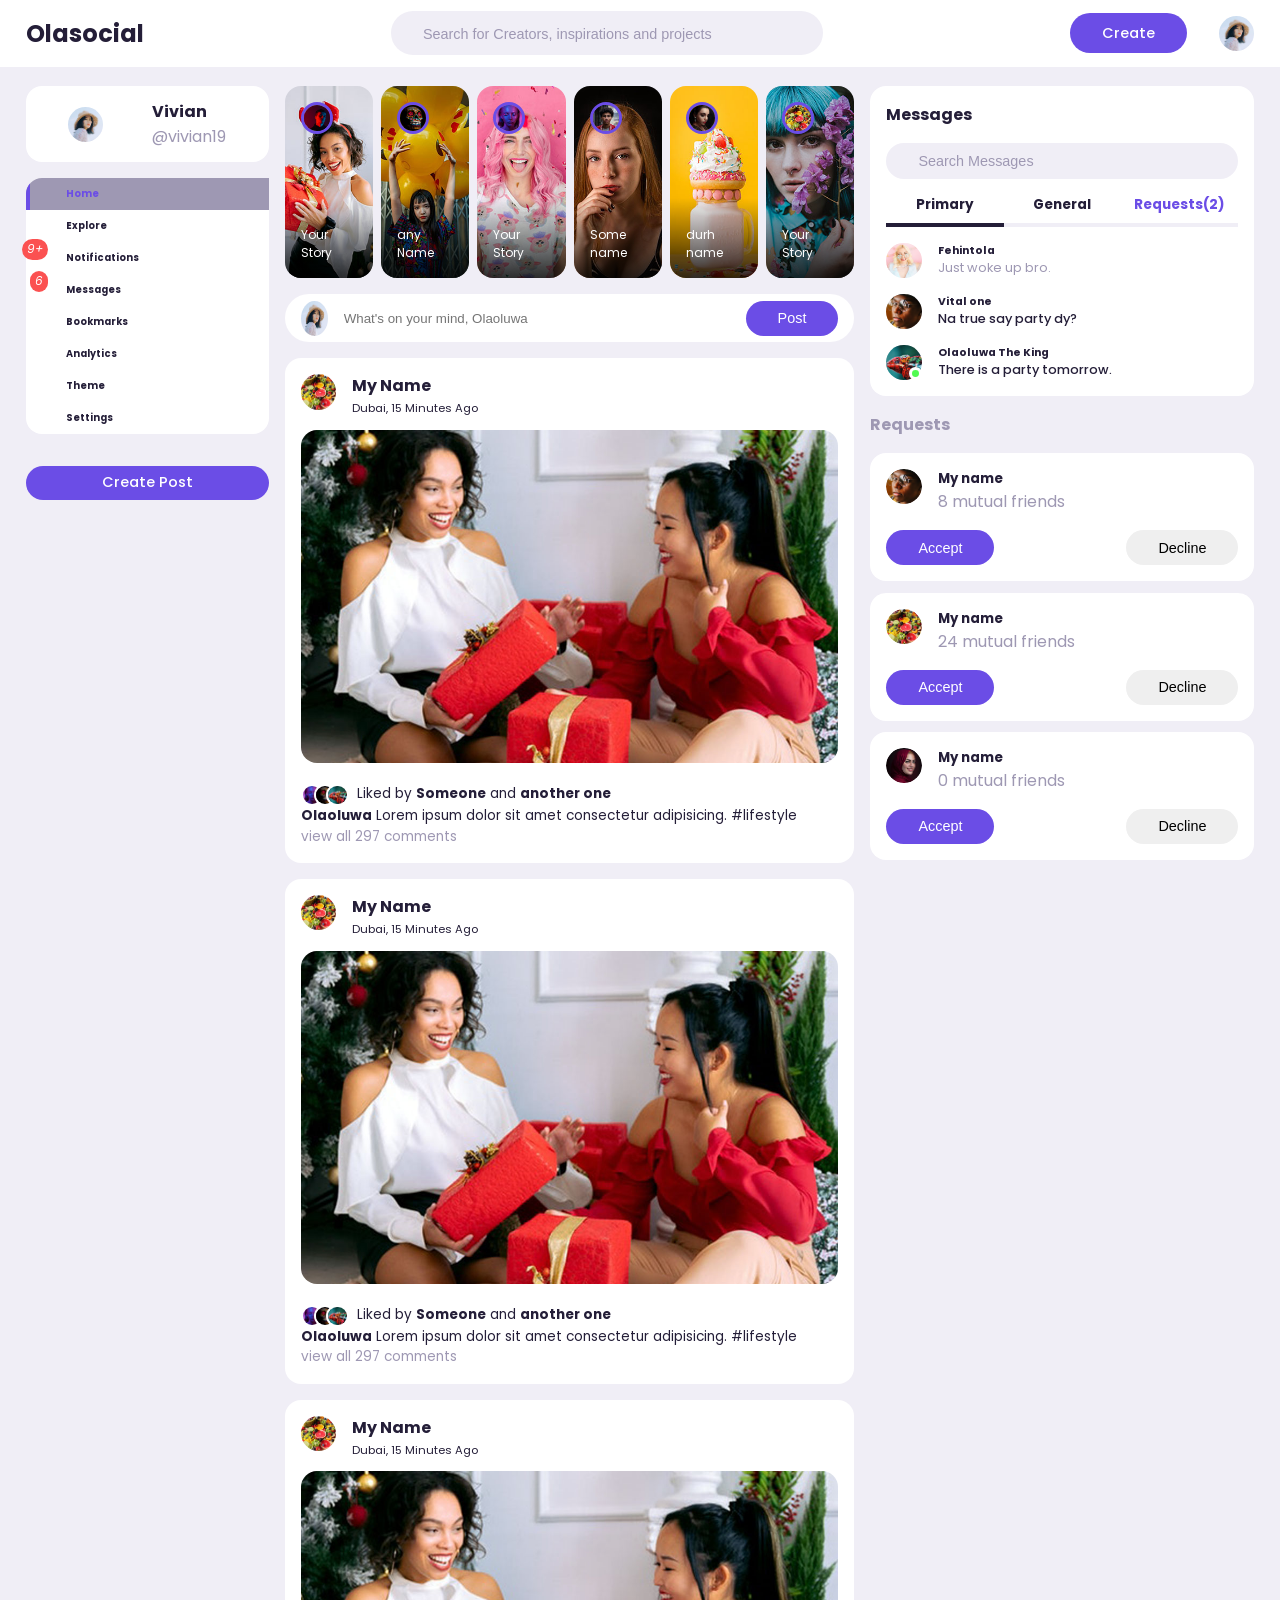
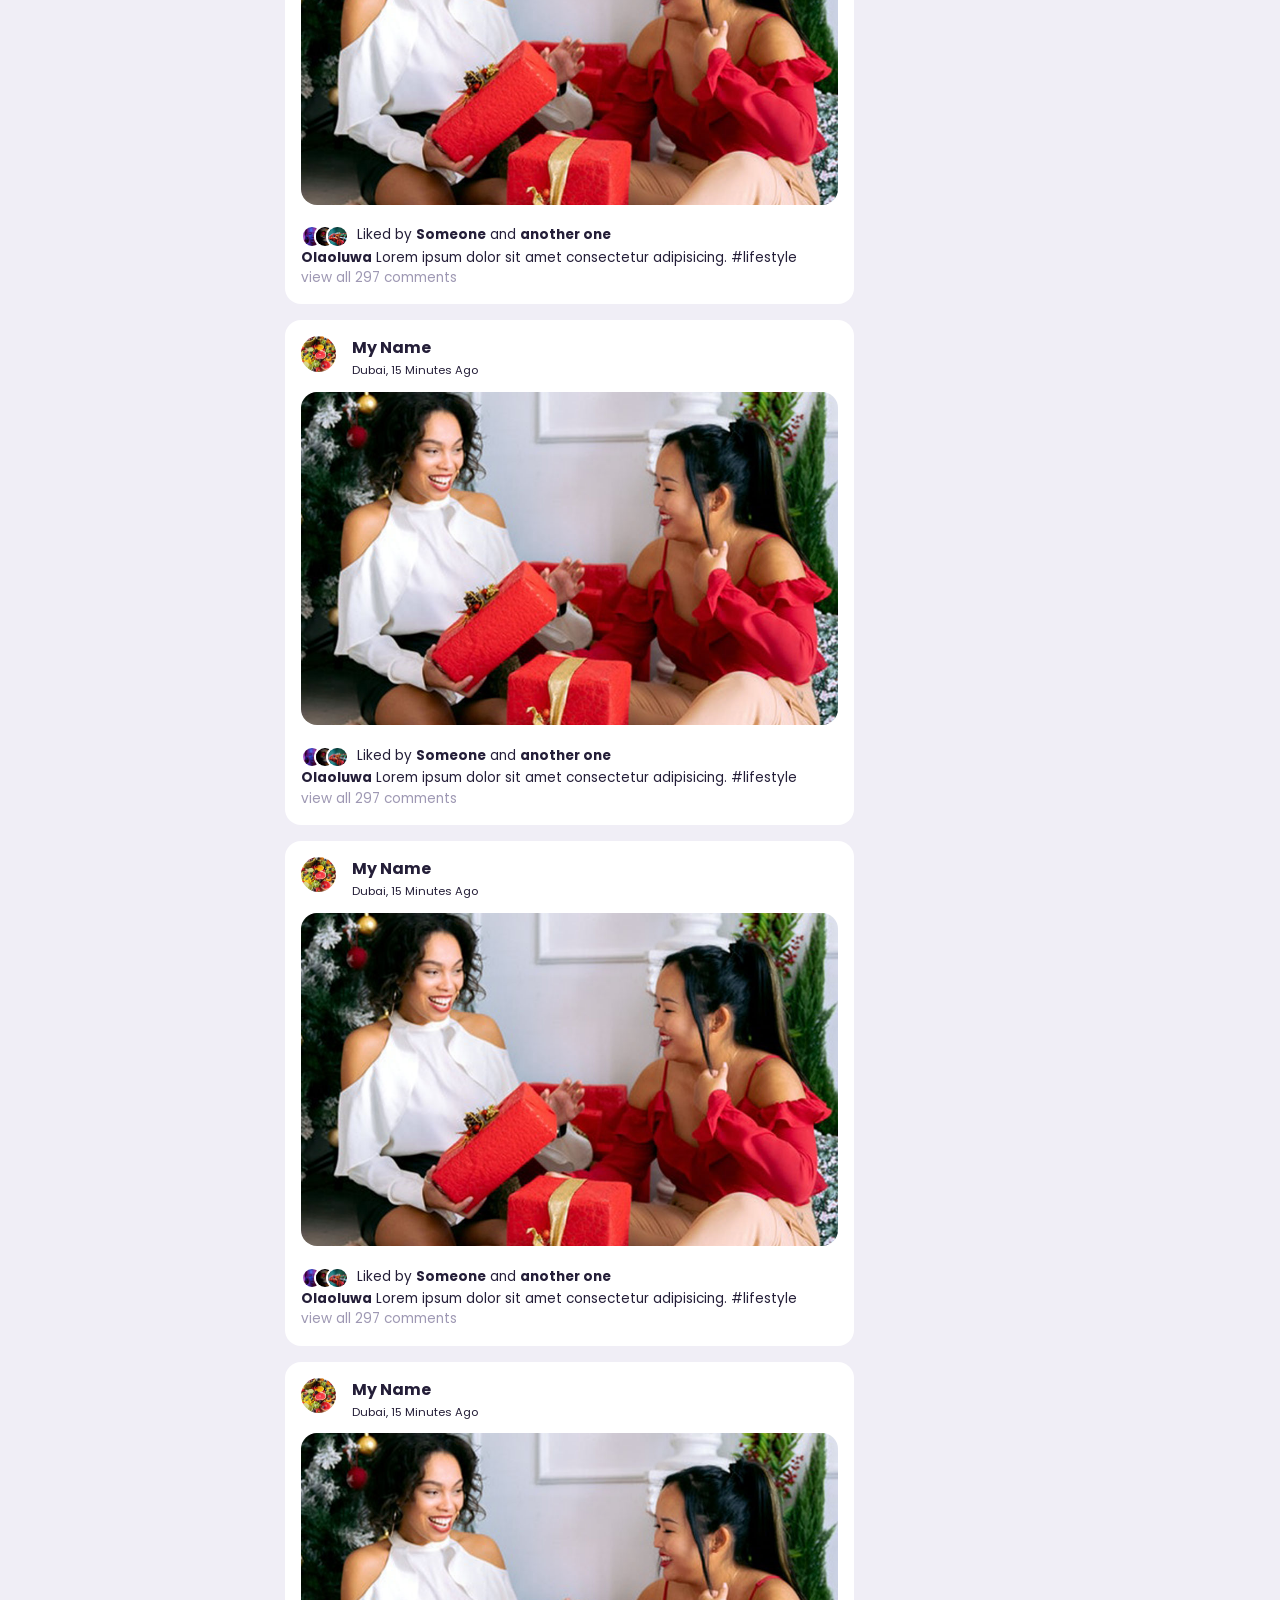
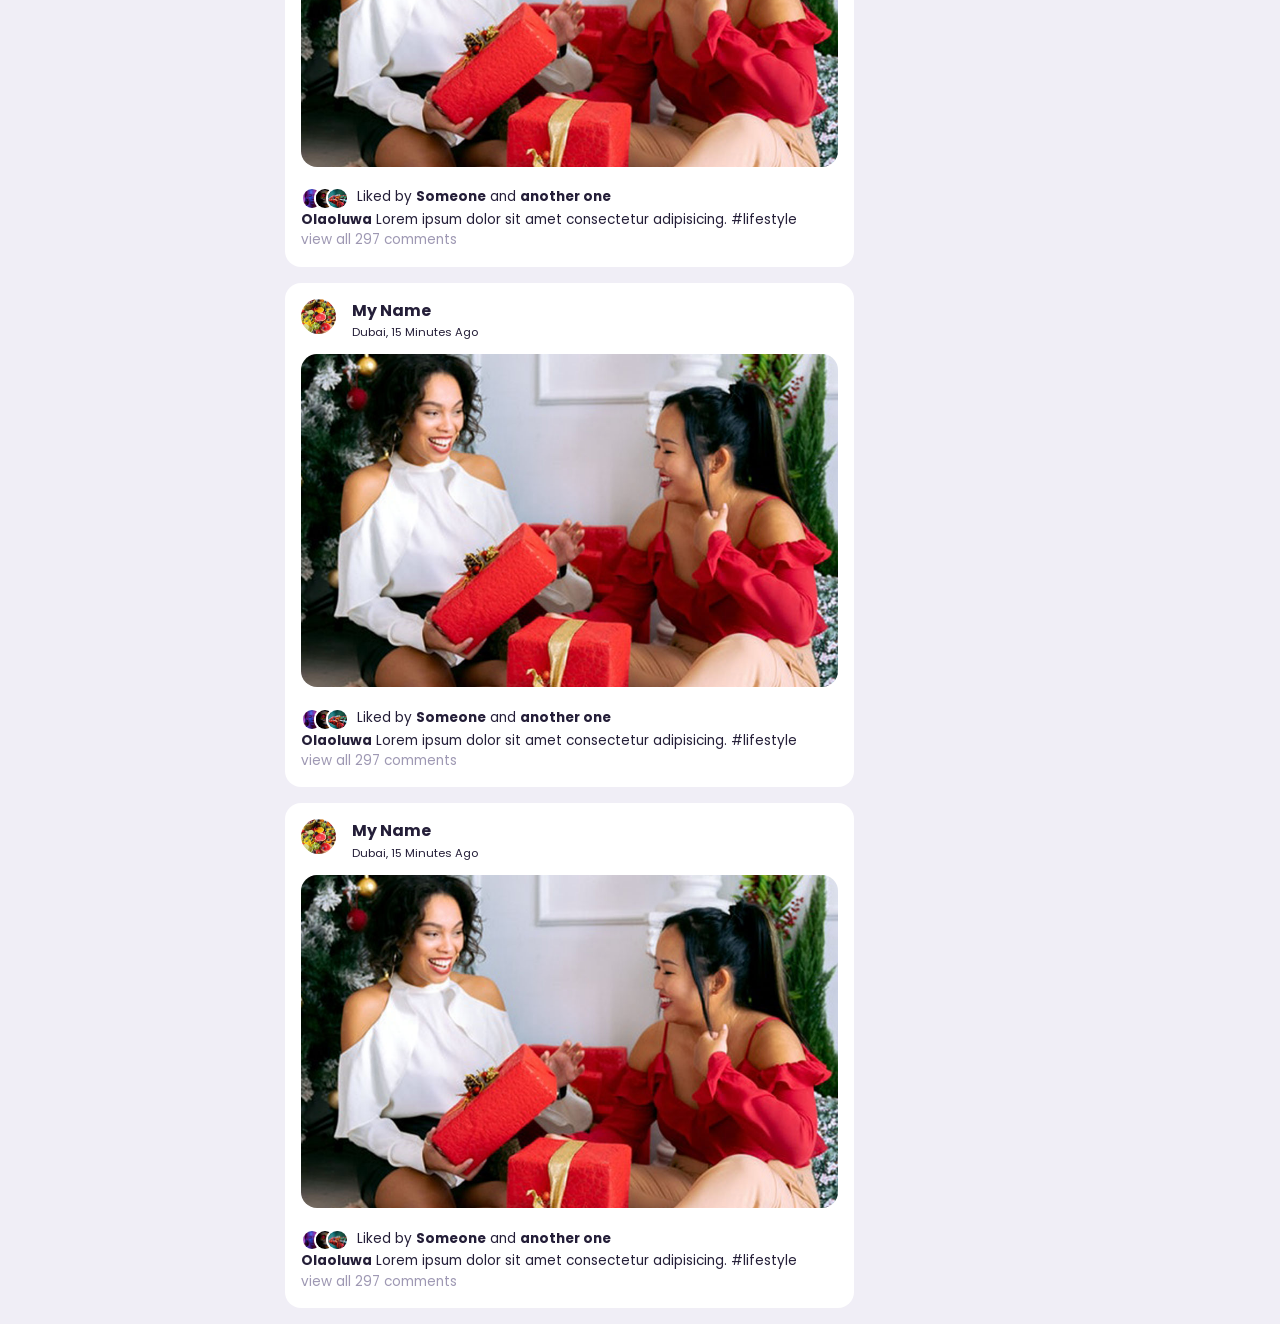
<file: index.html>
<!DOCTYPE html>
<html lang="en">

<head>
    <meta charset="UTF-8" />
    <meta http-equiv="X-UA-Compatible" content="IE=edge" />
    <meta name="viewport" content="width=device-width, initial-scale=1" />
    <title>Social Website</title>
    <link rel="stylesheet" href="style.css" />
    <link rel="stylesheet" href="https://unicons.iconscout.com/release/v4.0.0/css/line.css" />
</head>

<body>
    <nav>
        <div class="container">
            <h2 class="logo">Olasocial</h2>
            <div class="search-bar">
                <i class="uil uil-search"></i>
                <input type="search" placeholder="Search for Creators, inspirations and projects" />
            </div>
            <div class="create">
                <label class="btn btn-primary" for="create-post">Create</label>
                <div class="profile-picture">
                    <img src="./images/profile-1.jpg" alt="" />
                </div>
            </div>
        </div>
    </nav>

    <!-- MAIN -->
    <main>
        <div class="container">
            <!-- ============= LEFT ================= -->
            <div class="left">
                <div id="toggle"></div>
                <a class="profile">
                    <div class="profile-picture">
                        <img src="./images/profile-1.jpg" alt="" />
                    </div>
                    <div class="handle">
                        <h4>Vivian</h4>
                        <p class="text-muted">@vivian19</p>
                    </div>
                </a>
                <div class="sidebar">
                    <a class="menu-item active">
                        <span><i class="uil uil-home"></i></span>
                        <h3>Home</h3>
                    </a>
                    <a class="menu-item">
                        <span><i class="uil uil-compass"></i></span>
                        <h3>Explore</h3>
                    </a>
                    <a class="menu-item" id="notifications">
                        <span><i class="uil uil-bell"
									><small class="notification-count">9+</small></i
								></span
							>
							<h3>Notifications</h3>
							<!-- Notifications -->
							<div class="notifications-popup">
								<div>
									<div class="profile-picture">
										<img src="./images/profile-2.jpg" alt="" />
									</div>
									<div class="notification-body">
										<b>Benjamin Franklin</b> accepted your friend request
										<small class="text-muted"> 2 days ago</small>
									</div>
								</div>
								<div>
									<div class="profile-picture">
										<img src="./images/profile-3.jpg" alt="" />
									</div>
									<div class="notification-body">
										<b>Benjamin Franklin</b> accepted your friend request
										<small class="text-muted"> 2 days ago</small>
									</div>
								</div>
								<div>
									<div class="profile-picture">
										<img src="./images/profile-4.jpg" alt="" />
									</div>
									<div class="notification-body">
										<b>Benjamin Franklin</b> accepted your friend request
										<small class="text-muted"> 2 days ago</small>
									</div>
								</div>
								<div>
									<div class="profile-picture">
										<img src="./images/profile-5.jpg" alt="" />
									</div>
									<div class="notification-body">
										<b>Benjamin Franklin</b> accepted your friend request
										<small class="text-muted"> 2 days ago</small>
									</div>
								</div>
        </div>
						
						</a>
						<a class="menu-item" id="messages-notifications">
							<span
								><i class="uil uil-message">
									<small class="notification-count">6</small></i
								></span
							>
							<h3>Messages</h3>
						</a>
						<a class="menu-item">
							<span><i class="uil uil-bookmarks"></i></span>
                        <h3>Bookmarks</h3>
                    </a>
                    <a class="menu-item">
                        <span><i class="uil uil-chart-line"></i></span>
                        <h3>Analytics</h3>
                    </a>
                    <a class="menu-item" id="theme">
                        <span><i class="uil uil-palette"></i></span>
                        <h3>Theme</h3>
                    </a>
                    <a class="menu-item">
                        <span><i class="uil uil-setting"></i></span>
                        <h3>Settings</h3>
                    </a>
                </div>
                <!-- End of Sidebar  -->
                <label for="create-post" class="btn btn-primary">Create Post</label>
            </div>
            <!-- ============= MIDDLE ================= -->
            <div class="middle">
                <div class="stories">
                    <div class="story">
                        <div class="profile-picture">
                            <img src="./images/profile-8.jpg" alt="">
                        </div>
                        <p class="name">Your Story</p>
                    </div>
                    <div class="story">
                        <div class="profile-picture">
                            <img src="./images/profile-9.jpg" alt="">
                        </div>
                        <p class="name">any Name</p>
                    </div>
                    <div class="story">
                        <div class="profile-picture">
                            <img src="./images/profile-10.jpg" alt="">
                        </div>
                        <p class="name">Your Story</p>
                    </div>
                    <div class="story">
                        <div class="profile-picture">
                            <img src="./images/profile-11.jpg" alt="">
                        </div>
                        <p class="name">Some name</p>
                    </div>
                    <div class="story">
                        <div class="profile-picture">
                            <img src="./images/profile-12.jpg" alt="">
                        </div>
                        <p class="name">durh name</p>
                    </div>
                    <div class="story">
                        <div class="profile-picture">
                            <img src="./images/profile-13.jpg" alt="">
                        </div>
                        <p class="name">Your Story</p>
                    </div>
                </div>
                <!-- End of stories -->
                <form class="create-post">
                    <div class="profile-picture">
                        <img src="./images/profile-1.jpg" alt="">
                    </div>
                    <input type="text" placeholder="What's on your mind, Olaoluwa" id="create-post">
                    <input type="submit" value="Post" class="btn btn-primary">
                </form>
                <!----------- FEEDS ---------------------->
                <div class="feeds">
                    <!----------- FEEDS      1---------------------->
                    <div class="feed">
                        <div class="head">
                            <div class="user">
                                <div class="profile-picture">
                                    <img src="./images/profile-13.jpg" alt="">
                                </div>
                                <div class="ingo">
                                    <h3>My Name</h3>
                                    <small>Dubai, 15 Minutes Ago</small>
                                </div>
                            </div>
                            <span class="edit"><i class="uil uil-ellipsis-h"></i></span>
                        </div>

                        <div class="photo">
                            <img src="./images/feed-1.jpg" alt="">
                        </div>

                        <div class="action-button">
                            <div class="interaction-button">
                                <span><i class="uil uil-heart"></i></span>
                                <span><i class="uil uil-comment"></i></span>
                                <span><i class="uil uil-share"></i></span>
                            </div>
                            <div class="bookmark">
                                <span><i class="uil uil-bookmark"></i></span>
                            </div>
                        </div>

                        <div class="liked-by">
                            <span><img src="./images/profile-10.jpg" alt=""></span>
                            <span><img src="./images/profile-9.jpg" alt=""></span>
                            <span><img src="./images/profile-19.jpg" alt=""></span>
                            <p>Liked by <b>Someone</b> and <b>another one</b></p>
                        </div>
                        <div class="caption">
                            <p><b>Olaoluwa</b> Lorem ipsum dolor sit amet consectetur adipisicing. <span class="hash-tag">#lifestyle</span></p>
                        </div>
                        <div class="comments text-muted">
                            view all 297 comments
                        </div>
                    </div>
                    <!----------End of Feed -------------->
                    <!----------- FEEDS      1---------------------->
                    <div class="feed">
                        <div class="head">
                            <div class="user">
                                <div class="profile-picture">
                                    <img src="./images/profile-13.jpg" alt="">
                                </div>
                                <div class="ingo">
                                    <h3>My Name</h3>
                                    <small>Dubai, 15 Minutes Ago</small>
                                </div>
                            </div>
                            <span class="edit"><i class="uil uil-ellipsis-h"></i></span>
                        </div>

                        <div class="photo">
                            <img src="./images/feed-1.jpg" alt="">
                        </div>

                        <div class="action-button">
                            <div class="interaction-button">
                                <span><i class="uil uil-heart"></i></span>
                                <span><i class="uil uil-comment"></i></span>
                                <span><i class="uil uil-share"></i></span>
                            </div>
                            <div class="bookmark">
                                <span><i class="uil uil-bookmark"></i></span>
                            </div>
                        </div>

                        <div class="liked-by">
                            <span><img src="./images/profile-10.jpg" alt=""></span>
                            <span><img src="./images/profile-9.jpg" alt=""></span>
                            <span><img src="./images/profile-19.jpg" alt=""></span>
                            <p>Liked by <b>Someone</b> and <b>another one</b></p>
                        </div>
                        <div class="caption">
                            <p><b>Olaoluwa</b> Lorem ipsum dolor sit amet consectetur adipisicing. <span class="hash-tag">#lifestyle</span></p>
                        </div>
                        <div class="comments text-muted">
                            view all 297 comments
                        </div>
                    </div>
                    <!----------End of Feed -------------->
                    <!----------- FEEDS      1---------------------->
                    <div class="feed">
                        <div class="head">
                            <div class="user">
                                <div class="profile-picture">
                                    <img src="./images/profile-13.jpg" alt="">
                                </div>
                                <div class="ingo">
                                    <h3>My Name</h3>
                                    <small>Dubai, 15 Minutes Ago</small>
                                </div>
                            </div>
                            <span class="edit"><i class="uil uil-ellipsis-h"></i></span>
                        </div>

                        <div class="photo">
                            <img src="./images/feed-1.jpg" alt="">
                        </div>

                        <div class="action-button">
                            <div class="interaction-button">
                                <span><i class="uil uil-heart"></i></span>
                                <span><i class="uil uil-comment"></i></span>
                                <span><i class="uil uil-share"></i></span>
                            </div>
                            <div class="bookmark">
                                <span><i class="uil uil-bookmark"></i></span>
                            </div>
                        </div>

                        <div class="liked-by">
                            <span><img src="./images/profile-10.jpg" alt=""></span>
                            <span><img src="./images/profile-9.jpg" alt=""></span>
                            <span><img src="./images/profile-19.jpg" alt=""></span>
                            <p>Liked by <b>Someone</b> and <b>another one</b></p>
                        </div>
                        <div class="caption">
                            <p><b>Olaoluwa</b> Lorem ipsum dolor sit amet consectetur adipisicing. <span class="hash-tag">#lifestyle</span></p>
                        </div>
                        <div class="comments text-muted">
                            view all 297 comments
                        </div>
                    </div>
                    <!----------End of Feed -------------->
                    <!----------- FEEDS      1---------------------->
                    <div class="feed">
                        <div class="head">
                            <div class="user">
                                <div class="profile-picture">
                                    <img src="./images/profile-13.jpg" alt="">
                                </div>
                                <div class="ingo">
                                    <h3>My Name</h3>
                                    <small>Dubai, 15 Minutes Ago</small>
                                </div>
                            </div>
                            <span class="edit"><i class="uil uil-ellipsis-h"></i></span>
                        </div>

                        <div class="photo">
                            <img src="./images/feed-1.jpg" alt="">
                        </div>

                        <div class="action-button">
                            <div class="interaction-button">
                                <span><i class="uil uil-heart"></i></span>
                                <span><i class="uil uil-comment"></i></span>
                                <span><i class="uil uil-share"></i></span>
                            </div>
                            <div class="bookmark">
                                <span><i class="uil uil-bookmark"></i></span>
                            </div>
                        </div>

                        <div class="liked-by">
                            <span><img src="./images/profile-10.jpg" alt=""></span>
                            <span><img src="./images/profile-9.jpg" alt=""></span>
                            <span><img src="./images/profile-19.jpg" alt=""></span>
                            <p>Liked by <b>Someone</b> and <b>another one</b></p>
                        </div>
                        <div class="caption">
                            <p><b>Olaoluwa</b> Lorem ipsum dolor sit amet consectetur adipisicing. <span class="hash-tag">#lifestyle</span></p>
                        </div>
                        <div class="comments text-muted">
                            view all 297 comments
                        </div>
                    </div>
                    <!----------End of Feed -------------->
                    <!----------- FEEDS      1---------------------->
                    <div class="feed">
                        <div class="head">
                            <div class="user">
                                <div class="profile-picture">
                                    <img src="./images/profile-13.jpg" alt="">
                                </div>
                                <div class="ingo">
                                    <h3>My Name</h3>
                                    <small>Dubai, 15 Minutes Ago</small>
                                </div>
                            </div>
                            <span class="edit"><i class="uil uil-ellipsis-h"></i></span>
                        </div>

                        <div class="photo">
                            <img src="./images/feed-1.jpg" alt="">
                        </div>

                        <div class="action-button">
                            <div class="interaction-button">
                                <span><i class="uil uil-heart"></i></span>
                                <span><i class="uil uil-comment"></i></span>
                                <span><i class="uil uil-share"></i></span>
                            </div>
                            <div class="bookmark">
                                <span><i class="uil uil-bookmark"></i></span>
                            </div>
                        </div>

                        <div class="liked-by">
                            <span><img src="./images/profile-10.jpg" alt=""></span>
                            <span><img src="./images/profile-9.jpg" alt=""></span>
                            <span><img src="./images/profile-19.jpg" alt=""></span>
                            <p>Liked by <b>Someone</b> and <b>another one</b></p>
                        </div>
                        <div class="caption">
                            <p><b>Olaoluwa</b> Lorem ipsum dolor sit amet consectetur adipisicing. <span class="hash-tag">#lifestyle</span></p>
                        </div>
                        <div class="comments text-muted">
                            view all 297 comments
                        </div>
                    </div>
                    <!----------End of Feed -------------->
                    <!----------- FEEDS      1---------------------->
                    <div class="feed">
                        <div class="head">
                            <div class="user">
                                <div class="profile-picture">
                                    <img src="./images/profile-13.jpg" alt="">
                                </div>
                                <div class="ingo">
                                    <h3>My Name</h3>
                                    <small>Dubai, 15 Minutes Ago</small>
                                </div>
                            </div>
                            <span class="edit"><i class="uil uil-ellipsis-h"></i></span>
                        </div>

                        <div class="photo">
                            <img src="./images/feed-1.jpg" alt="">
                        </div>

                        <div class="action-button">
                            <div class="interaction-button">
                                <span><i class="uil uil-heart"></i></span>
                                <span><i class="uil uil-comment"></i></span>
                                <span><i class="uil uil-share"></i></span>
                            </div>
                            <div class="bookmark">
                                <span><i class="uil uil-bookmark"></i></span>
                            </div>
                        </div>

                        <div class="liked-by">
                            <span><img src="./images/profile-10.jpg" alt=""></span>
                            <span><img src="./images/profile-9.jpg" alt=""></span>
                            <span><img src="./images/profile-19.jpg" alt=""></span>
                            <p>Liked by <b>Someone</b> and <b>another one</b></p>
                        </div>
                        <div class="caption">
                            <p><b>Olaoluwa</b> Lorem ipsum dolor sit amet consectetur adipisicing. <span class="hash-tag">#lifestyle</span></p>
                        </div>
                        <div class="comments text-muted">
                            view all 297 comments
                        </div>
                    </div>
                    <!----------End of Feed -------------->
                    <!----------- FEEDS      1---------------------->
                    <div class="feed">
                        <div class="head">
                            <div class="user">
                                <div class="profile-picture">
                                    <img src="./images/profile-13.jpg" alt="">
                                </div>
                                <div class="ingo">
                                    <h3>My Name</h3>
                                    <small>Dubai, 15 Minutes Ago</small>
                                </div>
                            </div>
                            <span class="edit"><i class="uil uil-ellipsis-h"></i></span>
                        </div>

                        <div class="photo">
                            <img src="./images/feed-1.jpg" alt="">
                        </div>

                        <div class="action-button">
                            <div class="interaction-button">
                                <span><i class="uil uil-heart"></i></span>
                                <span><i class="uil uil-comment"></i></span>
                                <span><i class="uil uil-share"></i></span>
                            </div>
                            <div class="bookmark">
                                <span><i class="uil uil-bookmark"></i></span>
                            </div>
                        </div>

                        <div class="liked-by">
                            <span><img src="./images/profile-10.jpg" alt=""></span>
                            <span><img src="./images/profile-9.jpg" alt=""></span>
                            <span><img src="./images/profile-19.jpg" alt=""></span>
                            <p>Liked by <b>Someone</b> and <b>another one</b></p>
                        </div>
                        <div class="caption">
                            <p><b>Olaoluwa</b> Lorem ipsum dolor sit amet consectetur adipisicing. <span class="hash-tag">#lifestyle</span></p>
                        </div>
                        <div class="comments text-muted">
                            view all 297 comments
                        </div>
                    </div>
                    <!----------End of Feed -------------->
                    <!----------- FEEDS      1---------------------->
                    <div class="feed">
                        <div class="head">
                            <div class="user">
                                <div class="profile-picture">
                                    <img src="./images/profile-13.jpg" alt="">
                                </div>
                                <div class="ingo">
                                    <h3>My Name</h3>
                                    <small>Dubai, 15 Minutes Ago</small>
                                </div>
                            </div>
                            <span class="edit"><i class="uil uil-ellipsis-h"></i></span>
                        </div>

                        <div class="photo">
                            <img src="./images/feed-1.jpg" alt="">
                        </div>

                        <div class="action-button">
                            <div class="interaction-button">
                                <span><i class="uil uil-heart"></i></span>
                                <span><i class="uil uil-comment"></i></span>
                                <span><i class="uil uil-share"></i></span>
                            </div>
                            <div class="bookmark">
                                <span><i class="uil uil-bookmark"></i></span>
                            </div>
                        </div>

                        <div class="liked-by">
                            <span><img src="./images/profile-10.jpg" alt=""></span>
                            <span><img src="./images/profile-9.jpg" alt=""></span>
                            <span><img src="./images/profile-19.jpg" alt=""></span>
                            <p>Liked by <b>Someone</b> and <b>another one</b></p>
                        </div>
                        <div class="caption">
                            <p><b>Olaoluwa</b> Lorem ipsum dolor sit amet consectetur adipisicing. <span class="hash-tag">#lifestyle</span></p>
                        </div>
                        <div class="comments text-muted">
                            view all 297 comments
                        </div>
                    </div>
                    <!----------End of Feed -------------->
                </div>
            </div>

            <!-- ============= RIGHT ================= -->
            <div class="right">
                <div class="messages">
                    <div class="heading">
                        <h4>Messages</h4><i class="uil uil-edit"></i>
                    </div>
                    <!-- SEARCH BAR -->
                    <div class="search-bar">
                        <i class="uil uil-search"></i>
                        <input type="search" placeholder="Search Messages" id="message-search">
                    </div>
                    <!--  Category -->
                    <div class="category">
                        <h6 class="active">Primary</h6>
                        <h6>General</h6>
                        <h6 class="message-requests">Requests(2)</h6>
                    </div>
                    <!-- Message  -->
                    <div class="message">
                        <div class="profile-picture">
                            <img src="./images/profile-17.jpg" alt="">
                        </div>
                        <div class="message-body">
                            <h5>Fehintola</h5>
                            <p class="text-muted">Just woke up bro.</p>
                        </div>
                    </div>
                    <div class="message">
                        <div class="profile-picture">
                            <img src="./images/profile-18.jpg" alt="">
                        </div>
                        <div class="message-body">
                            <h5>Vital one</h5>
                            <p class="text-bold">Na true say party dy?</p>
                        </div>
                    </div>
                    <div class="message">
                        <div class="profile-picture">
                            <img src="./images/profile-19.jpg" alt="">
                            <div class="active"></div>
                        </div>
                        <div class="message-body">
                            <h5>Olaoluwa The King</h5>
                            <p class="text-bold">There is a party tomorrow.</p>
                        </div>
                    </div>
                </div>
                <!-- Message Ends Here -->
                <div class="friend-requests">
                    <h4>Requests</h4>
                    <div class="request">
                        <div class="info">
                            <div class="profile-picture">
                                <img src="./images/profile-18.jpg" alt="">
                            </div>
                            <div>
                                <h5>My name</h5>
                                <p class="text-muted">8 mutual friends</p>
                            </div>
                        </div>
                        <div class="action">
                            <button class="btn btn-primary">Accept</button>
                            <button class="btn btn-gray">Decline</button>
                        </div>
                    </div>
                    <div class="request">
                        <div class="info">
                            <div class="profile-picture">
                                <img src="./images/profile-13.jpg" alt="">
                            </div>
                            <div>
                                <h5>My name</h5>
                                <p class="text-muted">24 mutual friends</p>
                            </div>
                        </div>
                        <div class="action">
                            <button class="btn btn-primary">Accept</button>
                            <button class="btn btn-gray">Decline</button>
                        </div>
                    </div>
                    <div class="request">
                        <div class="info">
                            <div class="profile-picture">
                                <img src="./images/profile-20.jpg" alt="">
                            </div>
                            <div>
                                <h5>My name</h5>
                                <p class="text-muted">0 mutual friends</p>
                            </div>
                        </div>
                        <div class="action">
                            <button class="btn btn-primary">Accept</button>
                            <button class="btn btn-gray">Decline</button>
                        </div>
                    </div>
                </div>
                <!-- End of Right -->
            </div>
    </main>
    <!-- Theme Customization -->
    <div class="theme-customization">
        <div class="card">
            <h2>Customize your view</h2>
            <p class="text-muted">Manage your font size, color and background.</p>
            <div class="font-size">
                <h4>Font Size</h4>
                <div>
                    <h6>Aa</h6>
                    <div class="choose-size">
                        <span class="font-size-1"></span>
                        <span class="font-size-2"></span>
                        <span class="font-size-3 active"></span>
                        <span class="font-size-4"></span>
                        <span class="font-size-5"></span>
                    </div>
                    <h3>Aa</h3>
                </div>
            </div>
            <!-- Primary Colors -->
            <div class="color">
                <h4>Color</h4>
                <div class="choose-color">
                    <span class="color-1 active"></span>
                    <span class="color-2"></span>
                    <span class="color-3"></span>
                    <span class="color-4"></span>
                    <span class="color-5"></span>
                </div>
            </div>
            <!-- Background Colors -->
            <div class="background">
                <h4>Background</h4>
                <div class="choose-bg">
                    <div class="bg-1 active">
                        <span></span>
                        <h5 for="bg-1">Light</h5>
                    </div>
                    <div class="bg-2">
                        <span></span>
                        <h5>Dim</h5>
                    </div>
                    <div class="bg-3">
                        <span></span>
                        <h5>Lights Out</h5>
                    </div>
                </div>
            </div>
        </div>
    </div>
    <script src="js.js"></script>
</body>

</html>
</file>
<file: style.css>
@import url('https://fonts.googleapis.com/css2?family=Poppins:wght@300;400;500;600;700&display=swap');
:root {
    --primary-color-hue: 252;
    --dark-color-lightness: 17%;
    --light-color-lightness: 95%;
    --white-color-lightness: 100%;
    --color-white: hsl(252, 30%, var(--white-color-lightness));
    --color-light: hsl(252, 30%, var(--light-color-lightness));
    --color-gray: hsl(var(--primary-color-hue), 15%, 65%);
    --color-primary: hsl(var(--primary-color-hue), 75%, 60%);
    --color-secondary: hsl(252, 100%, 90%);
    --color-success: hsl(120, 95%, 65%);
    --color-danger: hsl(0, 95%, 65%);
    --color-dark: hsl(252, 30%, var(--dark-color-lightness));
    --color-black: hsl(252, 30%, 10%);
    --border-radius: 2rem;
    --card-border-radius: 1rem;
    --btn-padding: 0.6rem 2rem;
    --search-padding: 0.6rem 1rem;
    --card-padding: 1rem;
    --sticky-top-left: 5.4rem;
    --sticky-top-right: -18rem;
}

*,
*::before,
*::after {
    margin: 0;
    padding: 0;
    box-sizing: border-box;
    text-decoration: none;
    outline: 0;
    list-style: none;
    border: none;
}

body {
    font-family: 'Poppins', sans-serif;
    color: var(--color-dark);
    background: var(--color-light);
    overflow-x: hidden;
}

.container {
    width: 80%;
    margin: 0 auto;
}

.profile-picture {
    width: 2.2rem;
    height: 2.2rem;
    aspect-ratio: 1/1;
    border-radius: 50%;
    overflow: hidden;
}

img {
    display: block;
    width: 100%;
    height: 100%;
}

.btn {
    display: inline-block;
    padding: var(--btn-padding);
    font-weight: 500;
    border-radius: var(--border-radius);
    cursor: pointer;
    transition: all 300ms ease;
    font-size: 0.9rem;
}

.btn:hover {
    opacity: 0.8;
}

.btn-primary {
    background: var(--color-primary);
    color: white;
}

.text-bold {
    font-weight: 500;
}

.text-muted {
    color: var(--color-gray);
}


/* =================== NAVBAR ================= */

nav {
    width: 100%;
    background: var(--color-white);
    padding: 0.7rem 0;
    position: fixed;
    z-index: 10;
}

nav .container {
    display: flex;
    align-items: center;
    justify-content: space-between;
}

.search-bar {
    background: var(--color-light);
    border-radius: var(--border-radius);
    padding: var(--search-padding);
}

.search-bar input[type='search'] {
    background: transparent;
    width: 30vw;
    margin-left: 1rem;
    font-size: 0.9rem;
    color: var(--color-dark);
}

.search-bar input[type='search']::placeholder {
    color: var(--color-gray);
}

nav .create {
    display: flex;
    align-items: center;
    gap: 2rem;
}


/* ======================== MAIN ==========================*/

main {
    position: relative;
    top: 5.4rem;
}

main .container {
    display: grid;
    grid-template-columns: 18vw auto 20vw;
    column-gap: 2rem;
    position: relative;
}


/* ======================== LEFT ==========================*/

main .container .left {
    height: max-content;
    position: sticky;
    top: var(--sticky-top-left);
}

main .left #toggle {
    width: 2rem;
    height: 2rem;
    background: var(--color-primary);
    color: var(--color-white);
    font-size: 2rem;
    border-radius: 50%;
    position: fixed;
    right: 10px;
    border: 1px solid var(--color-white);
    display: none;
}

main .container .left .profile {
    padding: var(--card-padding);
    background: var(--color-white);
    border-radius: var(--card-border-radius);
    display: flex;
    align-items: center;
    justify-content: space-around;
    column-gap: 1rem;
    width: 100%;
}

.left .sidebar {
    margin-top: 1rem;
    background: var(--color-white);
    border-radius: var(--card-border-radius);
}

.left .sidebar .menu-item {
    display: flex;
    align-items: center;
    height: 4rem;
    cursor: pointer;
    transition: all 300ms ease;
    position: relative;
}

.left .sidebar .menu-item:hover {
    background: var(--color-light);
}

.left .sidebar i {
    font-size: 1.4rem;
    color: var(--color-gray);
    margin-left: 1rem;
    position: relative;
}

.left .sidebar .notification-count {
    background: var(--color-danger);
    color: var(--color-white);
    font-size: 0.7rem;
    border-radius: 0.8rem;
    padding: 0.1rem 0.4rem;
    position: absolute;
    top: -0.2rem;
    right: -0.4rem;
}

.left .sidebar h3 {
    margin-left: 1.5rem;
    font-size: 1rem;
}

.left .sidebar .active {
    background: var(--color-gray);
}

.left .sidebar .active i,
.left .sidebar .active h3 {
    color: var(--color-primary);
}

.left .sidebar .active::before {
    content: '';
    display: block;
    width: 0.5rem;
    height: 100%;
    position: absolute;
    background: var(--color-primary);
}

.left .sidebar .menu-item:first-child.active {
    border-top-left-radius: var(--card-border-radius);
    overflow: hidden;
}

.left .sidebar .menu-item:last-child.active {
    border-bottom-left-radius: var(--card-border-radius);
    overflow: hidden;
}

.left .btn {
    margin-top: 2rem;
    width: 100%;
    text-align: center;
    padding: 0.7rem 0;
}


/* ============= Notification POPUP ================ */

.left .notifications-popup {
    position: absolute;
    top: 0;
    left: 100%;
    width: 30rem;
    background: var(--color-white);
    border-radius: var(--card-border-radius);
    padding: var(--card-padding);
    box-shadow: 0 0 0.8rem var(--color-primary);
    z-index: 8;
    display: none;
}

.left .notifications-popup::before {
    content: '';
    width: 1.2rem;
    height: 1.2rem;
    display: block;
    background: var(--color-white);
    position: absolute;
    left: -0.6rem;
    top: 0.8rem;
    transform: rotate(45deg);
}

.left .notifications-popup>div {
    display: flex;
    align-items: flex-start;
    gap: 1rem;
    margin-bottom: 1rem;
}

.left .notifications-popup small {
    display: block;
}


/* ====================== STORIES ==================== */

.middle .stories {
    display: flex;
    justify-content: space-between;
    height: 12rem;
    gap: 0.5rem;
}

.middle .stories .story {
    padding: var(--card-padding);
    border-radius: var(--card-border-radius);
    display: flex;
    flex-direction: column;
    justify-content: space-between;
    align-items: center;
    color: var(--color-white);
    font-size: 0.75rem;
    width: 100%;
    /* background: green; */
    position: relative;
    overflow: hidden;
}

.middle .stories .story::before {
    content: '';
    display: block;
    width: 100%;
    height: 5rem;
    background: linear-gradient(transparent, rgba(0, 0, 0, 0.8));
    position: absolute;
    bottom: 0;
}

.middle .stories .story .name {
    z-index: 2;
}

.middle .stories .story:nth-child(1) {
    background: url('./images/story-1.jpg') no-repeat center center/cover;
}

.middle .stories .story:nth-child(2) {
    background: url('./images/story-2.jpg') no-repeat center center/cover;
}

.middle .stories .story:nth-child(3) {
    background: url('./images/story-3.jpg') no-repeat center center/cover;
}

.middle .stories .story:nth-child(4) {
    background: url('./images/story-4.jpg') no-repeat center center/cover;
}

.middle .stories .story:nth-child(5) {
    background: url('./images/story-5.jpg') no-repeat center center/cover;
}

.middle .stories .story:nth-child(6) {
    background: url('./images/story-6.jpg') no-repeat center center/cover;
}

.middle .story .profile-picture {
    height: 2rem;
    width: 2rem;
    align-self: start;
    border: 3px solid var(--color-primary);
}


/* ----------- CREATE POST --------------- */

.middle .create-post {
    display: flex;
    width: 100%;
    align-items: center;
    justify-content: space-between;
    margin-top: 1rem;
    background: var(--color-white);
    padding: 0.4rem var(--card-padding);
    border-radius: var(--border-radius);
}

#create-post {
    padding: 0 1rem;
    background-color: var(--color-white);
    justify-self: start;
    width: 100%;
}


/*--------------------- POST --------------- */

.middle .feeds .feed {
    background: var(--color-white);
    border-radius: var(--card-border-radius);
    padding: var(--card-padding);
    margin: 1rem 0;
    font-size: 0.85rem;
    line-height: 1.5;
}

.middle .feed .head {
    display: flex;
    justify-content: space-between;
}

.middle .feed .user {
    display: flex;
    gap: 1rem;
}

.middle .feed .photo {
    border-radius: var(--card-border-radius);
    overflow: hidden;
    margin: 0.7rem 0;
}

.middle .feed .action-button {
    display: flex;
    justify-content: space-between;
    align-items: center;
    font-size: 1.4rem;
    margin: 0.6rem;
}

.middle .liked-by {
    display: flex;
}

.middle .liked-by span {
    height: 1.4rem;
    width: 1.4rem;
    overflow: hidden;
    border-radius: 50%;
    border: 2px solid var(--color-white);
    margin-left: -0.6rem;
}

.middle .liked-by span:first-child {
    margin: 0;
}

.middle .liked-by p {
    margin-left: 0.5rem;
}


/* =================== Cxontainer Right =============== */

main .container .right {
    height: max-content;
    position: sticky;
    top: var(--sticky-top-right);
    /* bottom: 0; */
}

.right .messages {
    background: var(--color-white);
    border-radius: var(--card-border-radius);
    padding: var(--card-padding);
}

.right .messages .heading {
    display: flex;
    align-items: center;
    justify-content: space-between;
    margin-bottom: 1rem;
}

.right .messages i {
    font-size: 1.4rem;
}

.right .messages .search-bar {
    display: flex;
    margin-bottom: 1rem;
}


/* Message Category */

.right .messages .category {
    display: flex;
    justify-content: space-between;
    margin-bottom: 1rem;
}

.right .messages .category h6 {
    width: 100%;
    text-align: center;
    border-bottom: 4px solid var(--color-light);
    padding-bottom: 0.5rem;
    font-size: 0.85rem;
}

.right .messages .category .active {
    border-color: var(--color-dark);
}

.right .messages .message {
    display: flex;
    gap: 1rem;
    margin-bottom: 1rem;
    align-self: flex-start;
}

.right .messages .message .profile-picture {
    position: relative;
    overflow: visible;
}

.right .profile-picture img {
    border-radius: 50%;
}

.right .messages .message:last-child {
    margin: 0;
}

.right .messages .message {
    font-size: 0.8rem;
}

.right .messages .message .profile-picture .active {
    width: 0.8rem;
    height: 0.8rem;
    border-radius: 50%;
    border: 3px solid var(--color-white);
    background: var(--color-success);
    position: absolute;
    bottom: 0;
    right: 0;
}

.right .messages .message-requests {
    color: var(--color-primary);
}


/* Friend Requests */

.right .friend-requests {
    margin-top: 1rem;
}

.right .friend-requests h4 {
    color: var(--color-gray);
    margin: 1rem 0;
}

.right .request {
    background: var(--color-white);
    padding: var(--card-padding);
    border-radius: var(--card-border-radius);
    margin-bottom: 0.7rem;
}

.right .request .info {
    display: flex;
    gap: 1rem;
    margin-bottom: 1rem;
}

.right .request .action {
    display: flex;
    gap: 1rem;
    justify-content: space-between;
}


/* Theme Customization */

.theme-customization {
    background: rgba(255, 255, 255, 0.5);
    width: 100vw;
    height: 100vh;
    position: fixed;
    top: 0;
    left: 0;
    z-index: 100;
    text-align: center;
    display: grid;
    place-items: center;
    font-size: 0.9rem;
    display: none;
}

.theme-customization .card {
    background: var(--color-white);
    padding: 3rem;
    border-radius: var(--card-border-radius);
    width: 50%;
    box-shadow: 0 0 1rem var(--color-primary);
}


/* Font Size */

.theme-customization .font-size {
    margin-top: 5rem;
}

.theme-customization .font-size>div {
    display: flex;
    justify-content: space-between;
    align-items: center;
    background: var(--color-light);
    padding: var(--search-padding);
    border-radius: var(--card-border-radius);
}

.theme-customization .choose-size {
    background: var(--color-secondary);
    height: 0.3rem;
    width: 100%;
    margin: 0 1rem;
    display: flex;
    justify-content: space-between;
    align-items: center;
}

.theme-customization .choose-size span {
    background: var(--color-secondary);
    border-radius: 50%;
    height: 1rem;
    width: 1rem;
    cursor: pointer;
}

.theme-customization .choose-size span.active {
    background: var(--color-primary);
}


/* Choose Colors */

.theme-customization .color {
    margin-top: 2rem;
}

.theme-customization .choose-color {
    background: var(--color-light);
    padding: var(--search-padding);
    border-radius: var(--card-border-radius);
    display: flex;
    align-items: center;
    justify-content: space-between;
}

.theme-customization .choose-color span {
    width: 2.2rem;
    height: 2.2rem;
    border-radius: 50%;
}

.theme-customization .choose-color span:nth-child(1) {
    background-color: hsl(252, 75%, 60%);
}

.theme-customization .choose-color span:nth-child(2) {
    background-color: hsl(52, 75%, 60%);
}

.theme-customization .choose-color span:nth-child(3) {
    background-color: hsl(352, 75%, 60%);
}

.theme-customization .choose-color span:nth-child(4) {
    background-color: hsl(152, 75%, 60%);
}

.theme-customization .choose-color span:nth-child(5) {
    background-color: hsl(202, 75%, 60%);
}

.theme-customization .choose-color span.active {
    border: 5px solid white;
}


/* Customize Background */

.theme-customization .background {
    margin-top: 2rem;
}

.theme-customization .choose-bg {
    display: flex;
    align-items: center;
    justify-content: space-between;
    gap: 1.5rem;
}

.theme-customization .choose-bg>div {
    padding: var(--card-padding);
    width: 100%;
    display: flex;
    align-items: center;
    font-size: 1rem;
    font-weight: bold;
    border-radius: 0.4rem;
    cursor: pointer;
}

.theme-customization .choose-bg>div.active {
    border: 2px solid var(--color-primary);
}

.theme-customization .choose-bg .bg-1 {
    background-color: white;
    color: black;
}

.theme-customization .choose-bg .bg-2 {
    background-color: hsl(252, 30%, 17%);
    color: white;
}

.theme-customization .choose-bg .bg-3 {
    background-color: hsl(252, 30%, 10%);
    color: white;
}

.theme-customization .choose-bg>div span {
    width: 2rem;
    height: 2rem;
    border-radius: 50%;
    border: 2px solid var(--color-gray);
    margin-right: 1rem;
}


/* ===========================
Media for laptops and big tablets
==============================*/

@media screen and (max-width: 1440px) {
    .container {
        width: 96%;
    }
    main .container {
        grid-template-columns: 19vw auto 30vw;
        gap: 1rem;
    }
    .left {
        width: 100%;
        z-index: 5;
    }
    main .container .left .profile {
        padding: 0.8rem 1.6rem;
        font-size: 16px;
    }
    .left .sidebar .menu-item {
        height: 2rem;
    }
    .left .sidebar h3 {
        font-size: 0.6rem;
    }
    .left .notifications-popup {
        width: 15rem;
        height: 10rem;
        box-shadow: 0 0 0.6rem var(--color-primary);
        font-size: 0.6rem;
        overflow: auto;
    }
    .left .notifications-popup::before {
        display: none;
    }
    .left .sidebar .active::before {
        width: 0.3rem;
    }
    .left .sidebar .notification-count {
        padding: 0.1rem 0.3rem;
        font-size: 12px;
    }
    .left .btn {
        padding: 0.4rem 0.8rem;
    }
    .theme-customization .card {
        width: 80vw;
        height: 80vh;
        box-sizing: border-box;
        padding: 2rem;
    }
    .theme-customization .card h2 {
        font-size: 1rem;
    }
    .theme-customization .card p {
        font-size: 0.8rem;
    }
    .theme-customization .font-size {
        margin-top: 1rem;
    }
    .theme-customization .choose-size {
        height: 0.1rem;
    }
    .theme-customization .choose-size span {
        height: 0.8rem;
        width: 0.8rem;
    }
    .theme-customization .color {
        margin-top: 1rem;
    }
    .theme-customization .choose-color {
        padding: 0.7rem;
    }
    .theme-customization .choose-color span {
        width: 1.8rem;
        height: 1.8rem;
    }
    .theme-customization .choose-color span.active {
        border: 3px solid white;
    }
    .theme-customization .choose-bg {
        gap: 0.8rem;
    }
    .theme-customization .choose-bg>div {
        font-size: 0.8rem;
        padding: 0.8rem 1.6rem;
        width: 300px;
    }
    .theme-customization .choose-bg>div span {
        width: 1.5rem;
        height: 1.5rem;
    }
}

@media screen and (max-width: 1200px) {
    .container {
        width: 96%;
    }
    main .container {
        grid-template-columns: 5rem auto 30vw;
        gap: 1rem;
    }
    .left {
        width: 5rem;
        z-index: 5;
    }
    main .container .left .profile {
        display: none;
    }
    .sidebar h3 {
        display: none;
    }
    .left .btn {
        display: none;
    }
    .theme-customization .card {
        width: 80vw;
    }
}


/* ===========================
Media for Small Tablets and Mobile Phones
==============================*/

@media screen and (max-width: 992px) {
    nav .search-bar {
        display: none;
    }
    main .container {
        grid-template-columns: 0 auto 5rem;
    }
    main .container .left {
        grid-column: 3/4;
        position: fixed;
        bottom: 0;
        right: 0;
    }
    /* main .left .sidebar {
        width: 3rem;
    } */
    .left .notifications-popup {
        position: absolute;
        left: -15rem;
        /* width: 10rem; */
        overflow-x: hidden;
    }
    .left {
        width: 2.2rem;
        z-index: 5;
    }
    .left .notifications-popup::before {
        display: absolute;
        top: 1.3rem;
        left: calc(20rem - 0.6rem);
        display: block;
    }
    main .container .middle {
        grid-column: 1/3;
    }
    main .container .right {
        display: none;
    }
    .theme-customization .card {
        width: 92vw;
    }
}

@media screen and (max-width: 400px) {
    nav .search-bar {
        display: none;
    }
    main .container {
        grid-template-columns: 0 auto 5rem;
    }
    main .container .left {
        grid-column: 3/4;
        position: fixed;
        bottom: 0;
        right: 0;
    }
    main .left #toggle {
        display: block;
        background: var(--color-success);
    }
    main .left .sidebar {
        display: none;
    }
    .left .notifications-popup {
        position: absolute;
        left: -15rem;
        /* width: 10rem; */
        overflow-x: hidden;
    }
    .left {
        width: 5rem;
        z-index: 5;
    }
    .left .notifications-popup::before {
        display: absolute;
        top: 1.3rem;
        left: calc(20rem - 0.6rem);
        display: block;
    }
    main .container .middle {
        grid-column: 1/3;
    }
    main .container .right {
        display: none;
    }
    .theme-customization .card {
        width: 92vw;
    }
}
</file>
